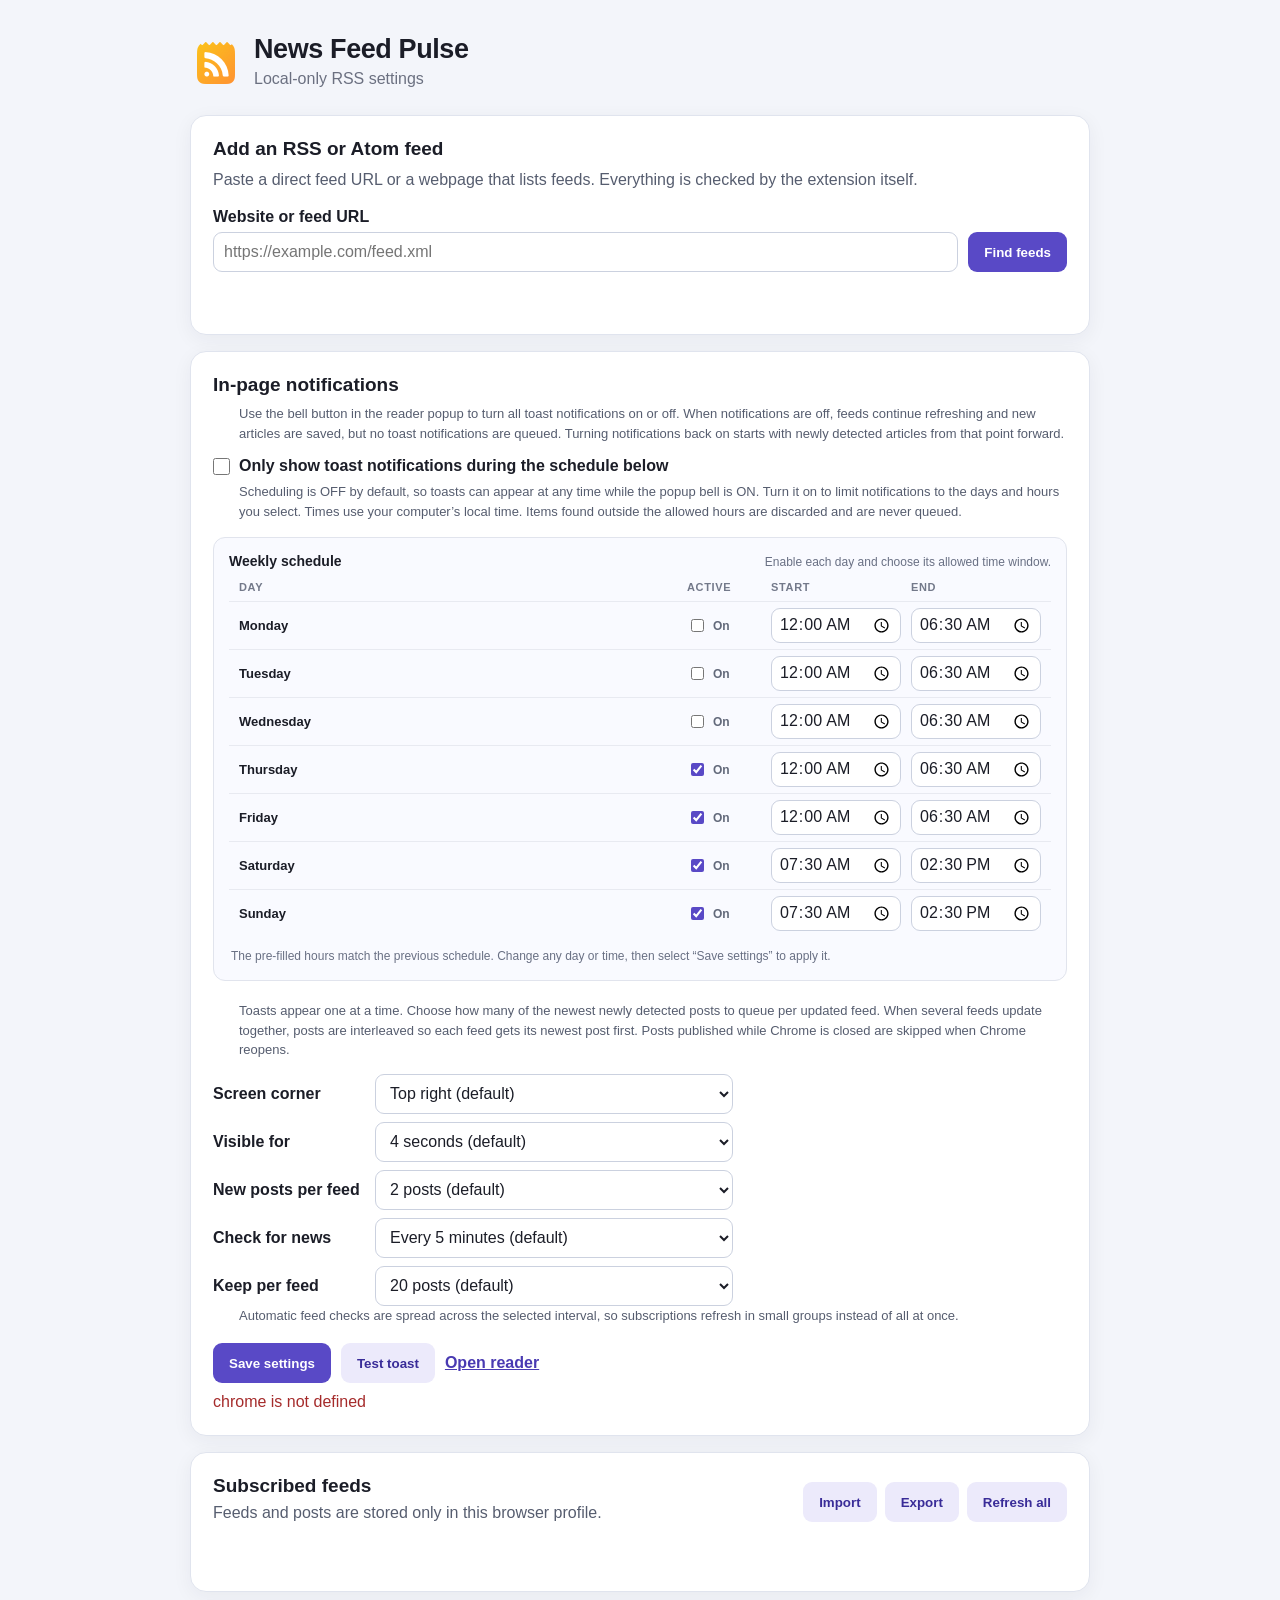
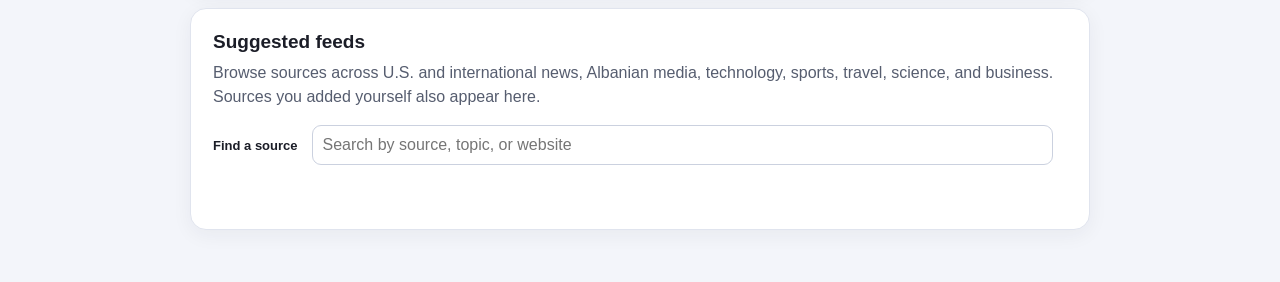
<file: local-settings.html>
<!doctype html>
<html lang="en">

<head>
  <meta charset="utf-8">
  <meta name="viewport" content="width=device-width, initial-scale=1">
  <title>News Feed Pulse — Local settings</title>
  <link rel="stylesheet" href="local-settings.css">
</head>

<body>
  <main>
    <header>
      <img src="extension-icons/icon48x48.png" alt="">
      <div>
        <h1>News Feed Pulse</h1>
        <p>Local-only RSS settings</p>
      </div>
    </header>

    <section>
      <h2>Add an RSS or Atom feed</h2>
      <p>Paste a direct feed URL or a webpage that lists feeds. Everything is checked by the extension itself.</p>
      <form id="add-feed-form">
        <label for="feed-url">Website or feed URL</label>
        <div class="row">
          <input id="feed-url" name="feedUrl" type="text" inputmode="url" required
            placeholder="https://example.com/feed.xml">
          <button id="find-feeds" type="submit">Find feeds</button>
        </div>
        <output id="feed-status" aria-live="polite"></output>
        <div id="feed-results" class="feed-results"></div>
      </form>
    </section>

    <section>
      <h2>In-page notifications</h2>
      <p class="hint">Use the bell button in the reader popup to turn all toast notifications on or off. When
        notifications are off, feeds continue refreshing and new articles are saved, but no toast notifications are
        queued. Turning notifications back on starts with newly detected articles from that point forward.</p>
      <label class="check schedule-toggle"><input id="toast-schedule-enabled" type="checkbox"> Only show toast
        notifications during the schedule below</label>
      <p class="hint schedule-hint">Scheduling is OFF by default, so toasts can appear at any time while the popup bell
        is ON. Turn it on to limit notifications to the days and hours you select. Times use your computer’s local time.
        Items found outside the allowed hours are discarded and are never queued.</p>
      <div class="schedule-editor" aria-label="Weekly toast notification schedule">
        <div class="schedule-editor-heading">
          <strong>Weekly schedule</strong>
          <span>Enable each day and choose its allowed time window.</span>
        </div>
        <div class="schedule-grid" role="group" aria-label="Days and allowed times">
          <div class="schedule-grid-header"><span>Day</span><span>Active</span><span>Start</span><span>End</span></div>
          <div class="schedule-row"><strong>Monday</strong><label class="day-active"><input id="schedule-day-1-enabled"
                type="checkbox"> <span>On</span></label><input id="schedule-day-1-start" type="time" value="00:00"
              aria-label="Monday start time"><input id="schedule-day-1-end" type="time" value="06:30"
              aria-label="Monday end time"></div>
          <div class="schedule-row"><strong>Tuesday</strong><label class="day-active"><input id="schedule-day-2-enabled"
                type="checkbox"> <span>On</span></label><input id="schedule-day-2-start" type="time" value="00:00"
              aria-label="Tuesday start time"><input id="schedule-day-2-end" type="time" value="06:30"
              aria-label="Tuesday end time"></div>
          <div class="schedule-row"><strong>Wednesday</strong><label class="day-active"><input
                id="schedule-day-3-enabled" type="checkbox"> <span>On</span></label><input id="schedule-day-3-start"
              type="time" value="00:00" aria-label="Wednesday start time"><input id="schedule-day-3-end" type="time"
              value="06:30" aria-label="Wednesday end time"></div>
          <div class="schedule-row"><strong>Thursday</strong><label class="day-active"><input
                id="schedule-day-4-enabled" type="checkbox" checked> <span>On</span></label><input
              id="schedule-day-4-start" type="time" value="00:00" aria-label="Thursday start time"><input
              id="schedule-day-4-end" type="time" value="06:30" aria-label="Thursday end time"></div>
          <div class="schedule-row"><strong>Friday</strong><label class="day-active"><input id="schedule-day-5-enabled"
                type="checkbox" checked> <span>On</span></label><input id="schedule-day-5-start" type="time"
              value="00:00" aria-label="Friday start time"><input id="schedule-day-5-end" type="time" value="06:30"
              aria-label="Friday end time"></div>
          <div class="schedule-row"><strong>Saturday</strong><label class="day-active"><input
                id="schedule-day-6-enabled" type="checkbox" checked> <span>On</span></label><input
              id="schedule-day-6-start" type="time" value="07:30" aria-label="Saturday start time"><input
              id="schedule-day-6-end" type="time" value="14:30" aria-label="Saturday end time"></div>
          <div class="schedule-row"><strong>Sunday</strong><label class="day-active"><input id="schedule-day-0-enabled"
                type="checkbox" checked> <span>On</span></label><input id="schedule-day-0-start" type="time"
              value="07:30" aria-label="Sunday start time"><input id="schedule-day-0-end" type="time" value="14:30"
              aria-label="Sunday end time"></div>
        </div>
        <p class="schedule-note">The pre-filled hours match the previous schedule. Change any day or time, then select
          “Save settings” to apply it.</p>
      </div>
      <p class="hint">Toasts appear one at a time. Choose how many of the newest newly detected posts to queue per
        updated feed. When several feeds update together, posts are interleaved so each feed gets its newest post first.
        Posts published while Chrome is closed are skipped when Chrome reopens.</p>
      <div class="fields">
        <label for="toast-position">Screen corner</label>
        <select id="toast-position">
          <option value="top-right">Top right (default)</option>
          <option value="top-left">Top left</option>
          <option value="bottom-right">Bottom right</option>
          <option value="bottom-left">Bottom left</option>
        </select>
        <label for="toast-duration">Visible for</label>
        <select id="toast-duration">
          <option value="4000" selected>4 seconds (default)</option>
          <option value="5000">5 seconds</option>
          <option value="8000">8 seconds</option>
          <option value="12000">12 seconds</option>
          <option value="20000">20 seconds</option>
          <option value="60000">1 minute</option>
          <option value="300000">5 minutes</option>
        </select>
        <label for="toast-posts-per-feed">New posts per feed</label>
        <select id="toast-posts-per-feed">
          <option value="2" selected>2 posts (default)</option>
          <option value="4">4 posts</option>
          <option value="6">6 posts</option>
          <option value="8">8 posts</option>
        </select>
        <label for="poll-interval">Check for news</label>
        <select id="poll-interval">
          <option value="3">Every 3 minutes</option>
          <option value="5" selected>Every 5 minutes (default)</option>
          <option value="15">Every 15 minutes</option>
          <option value="30">Every 30 minutes</option>
          <option value="60">Every hour</option>
        </select>
        <label for="max-posts">Keep per feed</label>
        <select id="max-posts">
          <option value="20" selected>20 posts (default)</option>
          <option value="50">50 posts</option>
          <option value="100">100 posts</option>
          <option value="150">150 posts</option>
          <option value="300">300 posts</option>
        </select>
      </div>
      <p class="hint">Automatic feed checks are spread across the selected interval, so subscriptions refresh in small
        groups instead of all at once.</p>
      <div class="actions">
        <button id="save-settings" type="button">Save settings</button>
        <button id="test-toast" class="secondary" type="button">Test toast</button>
        <a href="popup.html" target="_blank">Open reader</a>
      </div>
      <output id="settings-status" aria-live="polite"></output>
    </section>

    <section>
      <div class="section-heading">
        <div>
          <h2>Subscribed feeds</h2>
          <p>Feeds and posts are stored only in this browser profile.</p>
        </div>
        <div class="section-controls">
          <button id="import-feeds" class="secondary" type="button">Import</button>
          <button id="export-feeds" class="secondary" type="button">Export</button>
          <button id="refresh-feeds" class="secondary" type="button">Refresh all</button>
        </div>
      </div>
      <input id="import-feeds-file" type="file" accept="application/json,.json" hidden>
      <output id="feed-list-status" aria-live="polite"></output>
      <div id="saved-feeds" class="saved-feeds"></div>
    </section>

    <section>
      <h2>Suggested feeds</h2>
      <p>Browse sources across U.S. and international news, Albanian media, technology, sports, travel, science, and
        business. Sources you added yourself also appear here.</p>
      <div class="suggested-toolbar">
        <label for="suggested-search">Find a source</label>
        <input id="suggested-search" type="search" placeholder="Search by source, topic, or website">
        <span id="suggested-count" class="suggested-count" aria-live="polite"></span>
      </div>
      <div id="suggested-sources" class="source-groups"></div>
      <output id="suggested-sources-status" aria-live="polite"></output>
    </section>

  </main>
  <script src="news-sources.js"></script>
  <script src="local-settings.js"></script>
</body>

</html>
</file>
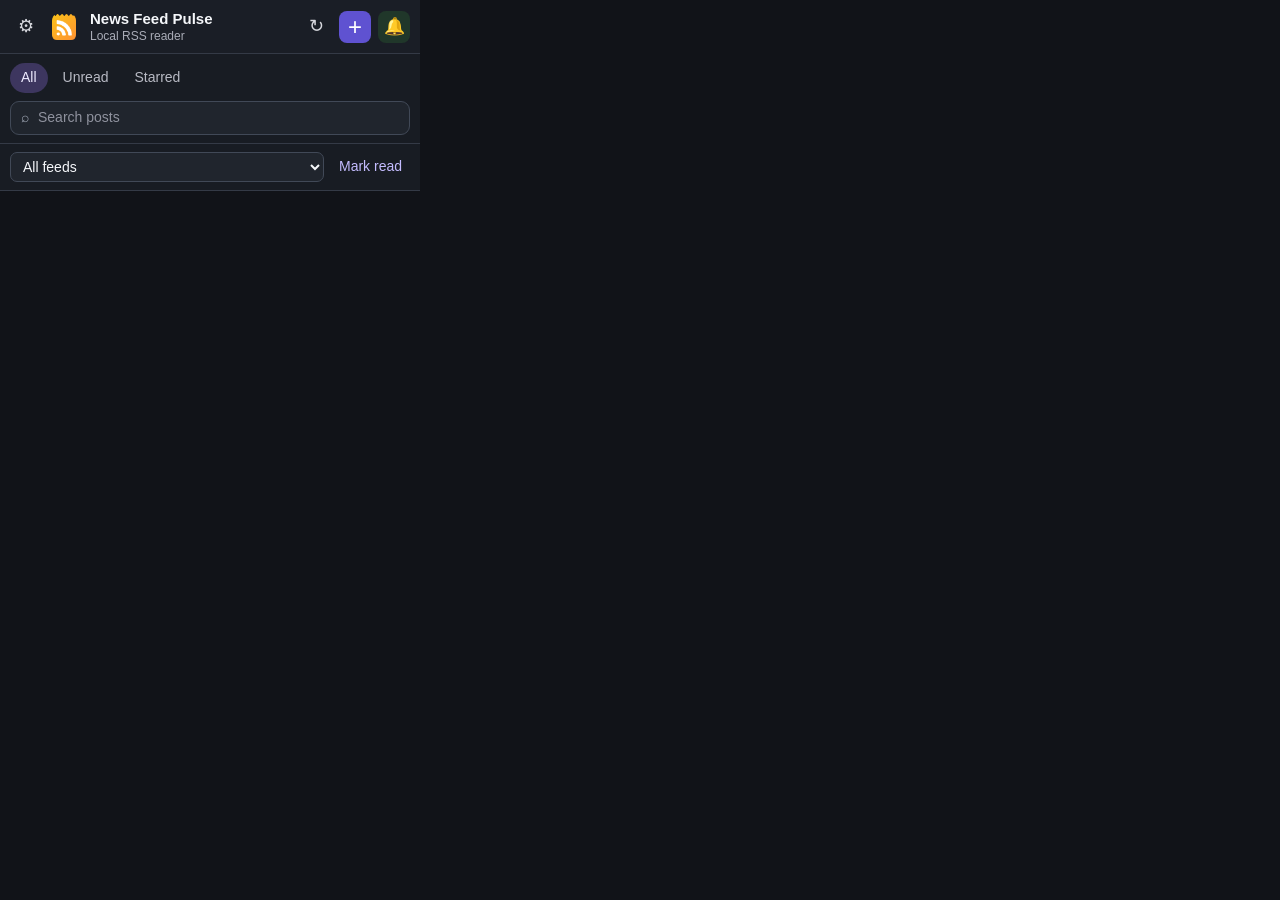
<file: popup.html>
<!doctype html>
<html lang="en">

<head>
  <meta charset="utf-8">
  <meta name="viewport" content="width=device-width, initial-scale=1">
  <title>News Feed Pulse</title>
  <link rel="stylesheet" href="popup.css">
</head>

<body>
  <div id="app">
    <header class="app-header">
      <button id="settings-button" class="icon-button" type="button" title="Settings"
        aria-label="Open settings">⚙</button>
      <img class="brand-icon" src="extension-icons/icon48x48.png" alt="">
      <div class="brand-copy">
        <h1>News Feed Pulse</h1>
        <p id="header-status">Local RSS reader</p>
      </div>
      <button id="refresh-button" class="icon-button" type="button" title="Refresh feeds"
        aria-label="Refresh feeds">↻</button>
      <button id="add-button" class="icon-button primary" type="button" title="Find and add a feed"
        aria-label="Toggle add feed panel" aria-controls="add-view" aria-expanded="false">+</button>
      <button id="toast-toggle-button" class="icon-button toast-toggle is-on" type="button"
        title="Toast notifications: ON" aria-label="Turn toast notifications off" aria-pressed="true">🔔</button>
    </header>

    <section id="add-view" class="add-view" aria-label="Add a feed" hidden>
      <div class="add-heading">
        <div>
          <h2>Add a feed</h2>
          <p>Paste a feed or website URL.</p>
        </div>
        <button id="add-back-button" class="icon-button" type="button" title="Collapse"
          aria-label="Collapse add feed panel">×</button>
      </div>
      <form id="discover-form">
        <label for="feed-url">Website or feed URL</label>
        <div class="url-row">
          <input id="feed-url" type="text" inputmode="url" autocomplete="url" spellcheck="false"
            placeholder="https://example.com/feed.xml" required>
          <button id="discover-button" type="submit">Find feeds</button>
        </div>
      </form>
      <div id="discovery-status" class="message" role="status"></div>
      <div id="discovery-actions" class="discovery-actions" hidden>
        <strong id="result-count"></strong>
        <button id="add-all-button" class="text-button" type="button">Add all</button>
      </div>
      <div id="candidate-list" class="candidate-list"></div>
    </section>

    <section id="reader-view">
      <div class="filter-bar">
        <div class="filter-tabs" role="group" aria-label="Post filter">
          <button class="filter active" data-filter="all" type="button">All</button>
          <button class="filter" data-filter="unread" type="button">Unread</button>
          <button class="filter" data-filter="starred" type="button">Starred</button>
        </div>
        <label class="search-box">
          <span aria-hidden="true">⌕</span>
          <input id="search-input" type="search" placeholder="Search posts" aria-label="Search posts">
        </label>
      </div>

      <div class="feed-bar">
        <select id="feed-filter" aria-label="Choose feed">
          <option value="">All feeds</option>
        </select>
        <button id="mark-all-button" class="text-button" type="button">Mark read</button>
        <button id="remove-feed-button" class="text-button danger" type="button" hidden>Remove</button>
      </div>

      <div id="reader-message" class="message" role="status" hidden></div>
      <main id="post-list" aria-live="polite"></main>
    </section>

  </div>
  <template id="post-template">
    <article class="post-card">
      <button class="post-open" type="button">
        <span class="post-title"></span>
        <span class="post-meta"></span>
        <span class="post-summary"></span>
      </button>
      <button class="star-button" type="button" aria-label="Star post" title="Star post">☆</button>
    </article>
  </template>
  <template id="candidate-template">
    <div class="candidate-card">
      <div><strong class="candidate-title"></strong><span class="candidate-url"></span><small
          class="candidate-meta"></small></div>
      <button class="candidate-add" type="button">Add</button>
    </div>
  </template>
  <script src="popup.js"></script>
</body>

</html>
</file>
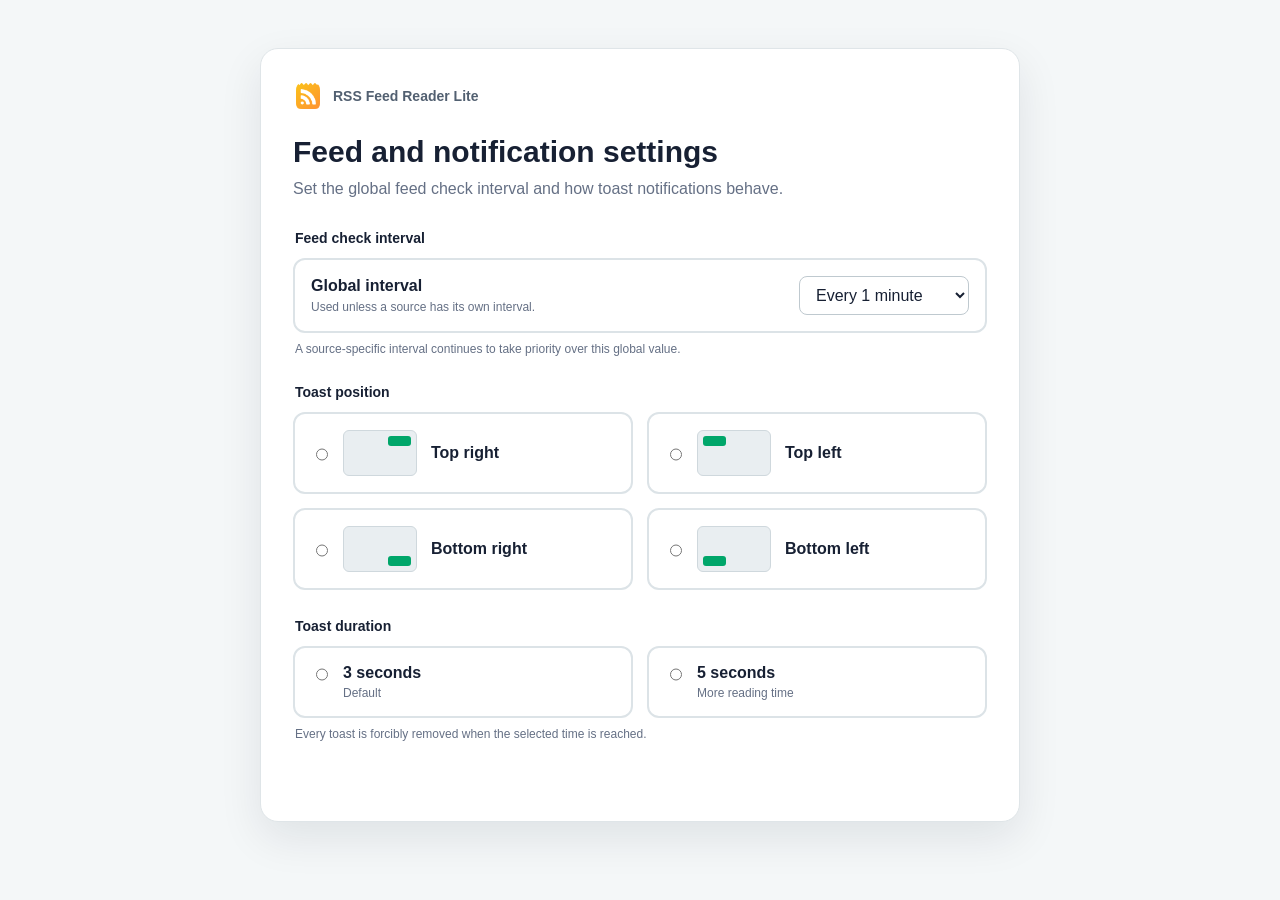
<file: toast-settings.html>
<!doctype html>
<html lang="en">
<head>
  <meta charset="utf-8">
  <meta name="viewport" content="width=device-width, initial-scale=1">
  <title>Feed and notification settings</title>
  <link rel="stylesheet" href="toast-settings.css">
</head>
<body>
  <main>
    <div class="brand"><img src="extension-icons/icon48x48.png" alt=""><span>RSS Feed Reader Lite</span></div>
    <h1>Feed and notification settings</h1>
    <p class="intro">Set the global feed check interval and how toast notifications behave.</p>
    <fieldset>
      <legend>Feed check interval</legend>
      <div class="setting-row">
        <div><strong>Global interval</strong><small>Used unless a source has its own interval.</small></div>
        <select id="feed-interval" aria-label="Global feed check interval">
          <option value="1">Every 1 minute</option>
          <option value="2">Every 2 minutes</option>
          <option value="5">Every 5 minutes</option>
          <option value="10">Every 10 minutes</option>
          <option value="15">Every 15 minutes</option>
          <option value="30">Every 30 minutes</option>
          <option value="60">Every 60 minutes</option>
        </select>
      </div>
      <p class="hint">A source-specific interval continues to take priority over this global value.</p>
    </fieldset>
    <fieldset>
      <legend>Toast position</legend>
      <div class="choices">
        <label><input type="radio" name="position" value="top-right"><span class="preview top-right"></span><strong>Top right</strong></label>
        <label><input type="radio" name="position" value="top-left"><span class="preview top-left"></span><strong>Top left</strong></label>
        <label><input type="radio" name="position" value="bottom-right"><span class="preview bottom-right"></span><strong>Bottom right</strong></label>
        <label><input type="radio" name="position" value="bottom-left"><span class="preview bottom-left"></span><strong>Bottom left</strong></label>
      </div>
    </fieldset>
    <fieldset>
      <legend>Toast duration</legend>
      <div class="duration-choices">
        <label><input type="radio" name="duration" value="3"><strong>3 seconds</strong><small>Default</small></label>
        <label><input type="radio" name="duration" value="5"><strong>5 seconds</strong><small>More reading time</small></label>
      </div>
      <p class="hint">Every toast is forcibly removed when the selected time is reached.</p>
    </fieldset>
    <p id="status" role="status" aria-live="polite"></p>
  </main>
  <script src="toast-settings.js"></script>
</body>
</html>
</file>
<file: local-settings.css>
:root {
  color-scheme: light dark;
  font-family: -apple-system, BlinkMacSystemFont, "Segoe UI", sans-serif;
  font-synthesis: none;
}
* { box-sizing: border-box; }
body {
  margin: 0;
  background: #f3f5fa;
  color: #1b1d27;
}
main {
  width: min(900px, calc(100% - 32px));
  margin: 34px auto 52px;
}
header {
  display: flex;
  align-items: center;
  gap: 14px;
  margin: 0 2px 24px;
}
header img { width: 48px; height: 48px; }
h1, h2, h3, p { margin-top: 0; }
h1 { margin-bottom: 2px; font-size: 27px; letter-spacing: -.4px; }
header p { margin-bottom: 0; color: #6b7080; }
section.settings-card,
main > section {
  margin: 16px 0;
  padding: 22px;
  border: 1px solid #e0e4ee;
  border-radius: 16px;
  background: #fff;
  box-shadow: 0 5px 20px rgba(32, 36, 52, .055);
}
h2 { margin-bottom: 8px; font-size: 19px; }
p { color: #565d6f; line-height: 1.5; }
label { display: block; margin: 12px 0 6px; font-weight: 600; }
.row { display: flex; gap: 10px; }
input[type="text"],
input[type="search"],
input[type="time"],
select {
  min-height: 40px;
  border: 1px solid #cbd1df;
  border-radius: 9px;
  background: #fff;
  color: #1b1d27;
  padding: 8px 10px;
  font: inherit;
}
input[type="text"] { flex: 1; min-width: 0; }
input[type="search"] { width: min(100%, 440px); }
input[type="checkbox"] { accent-color: #5949c6; }
button {
  min-height: 40px;
  border: 0;
  border-radius: 9px;
  padding: 8px 16px;
  background: #5949c6;
  color: #fff;
  font-weight: 650;
  cursor: pointer;
}
button:hover { background: #4637ae; }
button.secondary { background: #eceafb; color: #392c98; }
button:disabled { cursor: default; opacity: .58; }
.check {
  display: flex;
  align-items: center;
  gap: 9px;
  margin: 14px 0 7px;
  font-weight: 650;
}
.check input { width: 17px; height: 17px; margin: 0; }
.hint { margin: 0 0 14px 26px; font-size: 13px; }
.schedule-editor {
  margin: 16px 0 20px;
  padding: 15px;
  border: 1px solid #e1e4ed;
  border-radius: 12px;
  background: #f9faff;
}
.schedule-editor-heading {
  display: flex;
  align-items: baseline;
  justify-content: space-between;
  flex-wrap: wrap;
  gap: 6px 14px;
  margin-bottom: 12px;
}
.schedule-editor-heading strong { font-size: 14px; }
.schedule-editor-heading span,
.schedule-note { color: #697084; font-size: 12px; }
.schedule-grid { display: grid; gap: 0; }
.schedule-grid-header,
.schedule-row {
  display: grid;
  grid-template-columns: minmax(100px, 1fr) 74px minmax(105px, 130px) minmax(105px, 130px);
  align-items: center;
  gap: 10px;
}
.schedule-grid-header {
  padding: 0 10px 8px;
  color: #73798a;
  font-size: 11px;
  font-weight: 750;
  letter-spacing: .06em;
  text-transform: uppercase;
}
.schedule-row {
  min-height: 48px;
  padding: 5px 10px;
  border-top: 1px solid #e8eaf1;
}
.schedule-row strong { font-size: 13px; }
.schedule-row input[type="time"] { width: 100%; min-height: 35px; padding: 5px 7px; }
.day-active { display: flex; align-items: center; gap: 6px; margin: 0; color: #62697a; font-size: 12px; font-weight: 600; }
.schedule-note { margin: 10px 2px 0; }
.fields {
  display: grid;
  grid-template-columns: 150px minmax(180px, 1fr);
  align-items: center;
  gap: 8px 12px;
  max-width: 520px;
}
.fields label { margin: 0; }
.actions { display: flex; align-items: center; gap: 10px; margin-top: 18px; flex-wrap: wrap; }
.actions a { color: #493ab2; font-weight: 650; }
output { display: block; min-height: 20px; margin-top: 10px; color: #2f6c3a; }
output.error { color: #a52b2b; }
.section-heading { display: flex; align-items: center; justify-content: space-between; gap: 16px; }
.section-heading h2, .section-heading p { margin-bottom: 4px; }
.section-controls, .feed-actions { display: flex; align-items: center; gap: 8px; flex-wrap: wrap; }
.feed-results, .saved-feeds { margin-top: 10px; }
.feed-result, .saved-feed {
  display: grid;
  grid-template-columns: minmax(0, 1fr) auto;
  align-items: center;
  gap: 12px;
  padding: 11px 0;
  border-top: 1px solid #e6e8ef;
}
.feed-result strong, .feed-result span, .saved-feed strong, .saved-feed span, .saved-feed small { display: block; }
.feed-result span, .saved-feed span {
  overflow: hidden;
  color: #656b7c;
  font-size: 12px;
  text-overflow: ellipsis;
  white-space: nowrap;
}
.suggested-toolbar {
  display: flex;
  align-items: center;
  gap: 10px 14px;
  flex-wrap: wrap;
  margin: 16px 0 6px;
}
.suggested-toolbar label { margin: 0; font-size: 13px; }
.suggested-toolbar input { flex: 1 1 280px; }
.suggested-count { color: #747a8b; font-size: 12px; white-space: nowrap; }
.source-groups {
  display: grid;
  grid-template-columns: repeat(2, minmax(0, 1fr));
  align-items: start;
  gap: 14px;
  margin-top: 12px;
}
.source-group {
  min-width: 0;
  margin: 0;
  padding: 0;
  overflow: hidden;
  border: 1px solid #e1e5ef;
  border-radius: 13px;
  background: #fff;
}
.source-group-heading {
  display: flex;
  align-items: center;
  justify-content: space-between;
  min-height: 54px;
  padding: 10px 14px;
  border-bottom: 1px solid #e8eaf1;
  background: #f8f9fd;
}
.source-group h3 { margin: 0; font-size: 14px; }
.source-category-count { display: block; margin-top: 3px; color: #798093; font-size: 11px; }
.source-list { margin: 0; padding: 0 14px; list-style: none; }
.source-item {
  display: grid;
  grid-template-columns: minmax(0, 1fr) auto;
  align-items: center;
  gap: 10px;
  padding: 11px 0;
  border-top: 1px solid #eceef4;
}
.source-item:first-child { border-top: 0; }
.source-details { min-width: 0; }
.source-item strong, .source-item small, .source-domain { display: block; }
.source-item strong { overflow: hidden; font-size: 13px; text-overflow: ellipsis; white-space: nowrap; }
.source-item small { margin-top: 2px; color: #656b7c; font-size: 11px; line-height: 1.35; }
.source-domain { margin-top: 4px; color: #8a90a0; font-size: 10px; }
.source-follow { min-width: 82px; min-height: 32px; padding: 5px 10px; font-size: 12px; }
.source-follow.is-following { border: 1px solid #dce5df; background: #f1f7f2; color: #47704d; }
.no-suggested-results { grid-column: 1 / -1; margin: 8px 0; padding: 20px; border: 1px dashed #d8dce7; border-radius: 12px; text-align: center; }
.feed-toast-control { display: inline-flex; align-items: center; gap: 6px; margin: 0; font-size: 13px; font-weight: 600; white-space: nowrap; }
.feed-toast-control input { accent-color: #5949c6; }
.error-text { margin-top: 3px; color: #a52b2b; }
button.danger { color: #a52b2b; }
@media (max-width: 680px) {
  main { width: min(100% - 22px, 560px); margin-top: 20px; }
  main > section { padding: 16px; }
  .source-groups { grid-template-columns: 1fr; }
  .schedule-grid-header, .schedule-row { grid-template-columns: minmax(80px, 1fr) 58px minmax(92px, 1fr) minmax(92px, 1fr); gap: 6px; }
  .schedule-grid-header { padding-inline: 4px; font-size: 9px; }
  .schedule-row { padding-inline: 4px; }
}
@media (max-width: 430px) {
  .row, .section-heading { align-items: stretch; flex-direction: column; }
  .fields { grid-template-columns: 1fr; }
  .saved-feed { grid-template-columns: 1fr; }
  .schedule-grid-header, .schedule-row { grid-template-columns: minmax(68px, 1fr) 45px minmax(82px, 1fr) minmax(82px, 1fr); }
  .schedule-row strong { font-size: 11px; }
  .day-active { gap: 3px; font-size: 10px; }
  .schedule-row input[type="time"] { font-size: 11px; }
}
@media (prefers-color-scheme: dark) {
  body { background: #15161c; color: #f2f3f7; }
  main > section { background: #202229; border-color: #343741; }
  header p, p { color: #b1b5c1; }
  input[type="text"], input[type="search"], input[type="time"], select { background: #17181e; color: #f2f3f7; border-color: #494d59; }
  button.secondary { background: #373248; color: #ded9ff; }
  .actions a { color: #b9afff; }
  .feed-result, .saved-feed { border-color: #343741; }
  .feed-result span, .saved-feed span, .source-item small { color: #b1b5c1; }
  .schedule-editor { background: #191b23; border-color: #393d49; }
  .schedule-editor-heading span, .schedule-note, .schedule-grid-header, .suggested-count { color: #a7adbd; }
  .schedule-row, .source-item { border-color: #363a46; }
  .source-group { background: #202229; border-color: #3a3e49; }
  .source-group-heading { background: #252832; border-color: #3a3e49; }
  .source-category-count, .source-domain { color: #a7adbd; }
  .source-follow.is-following { border-color: #405747; background: #26352b; color: #b5d5bc; }
}
</file>
<file: popup.css>
:root {
  color-scheme: dark;
  font:
    14px/1.4 -apple-system,
    BlinkMacSystemFont,
    "Segoe UI",
    sans-serif;
  background: #111318;
  color: #f5f7fa;
}

* {
  box-sizing: border-box;
}

html,
body {
  margin: 0;
  width: 420px;
  height: 600px;
  overflow: hidden;
}

button,
input,
select {
  font: inherit;
}

button {
  color: inherit;
}

#app {
  display: flex;
  flex-direction: column;
  height: 100%;
  background: #111318;
}

.app-header {
  display: grid;
  grid-template-columns: 32px 34px minmax(0, 1fr) 32px 32px 32px;
  align-items: center;
  gap: 7px;
  min-height: 54px;
  padding: 8px 10px;
  background: #1a1e26;
  border-bottom: 1px solid #343a46;
}

.brand-icon {
  width: 30px;
  height: 30px;
  border-radius: 7px;
}

.brand-copy {
  min-width: 0;
}

.brand-copy h1 {
  margin: 0;
  overflow: hidden;
  font-size: 15px;
  line-height: 19px;
  text-overflow: ellipsis;
  white-space: nowrap;
}

.brand-copy p {
  margin: 0;
  overflow: hidden;
  color: #a9acb7;
  font-size: 12px;
  text-overflow: ellipsis;
  white-space: nowrap;
}

.icon-button {
  display: grid;
  place-items: center;
  width: 32px;
  height: 32px;
  padding: 0;
  border: 0;
  border-radius: 8px;
  background: transparent;
  color: #d7d8de;
  cursor: pointer;
  font-size: 18px;
}

.icon-button:hover {
  background: #2c323e;
}

.icon-button:focus-visible {
  background: #2c323e;
  outline: 2px solid #9a8cff;
  outline-offset: 2px;
}

.icon-button.primary {
  background: #5f52d1;
  color: white;
  font-size: 24px;
  line-height: 1;
}

.icon-button.primary:hover {
  background: #7165df;
}

.icon-button.primary.active {
  background: #3f386f;
}

.icon-button.toast-toggle {
  background: #20372a;
  color: #aee5bf;
  font-size: 17px;
}

.icon-button.toast-toggle:hover {
  background: #2b4937;
}

.icon-button.toast-toggle.is-off {
  background: #45292d;
  color: #ffb9b7;
}

.icon-button.toast-toggle.is-off:hover {
  background: #5a3439;
}

.icon-button.toast-toggle:focus-visible {
  outline: 2px solid #9a8cff;
  outline-offset: 2px;
}

.icon-button[disabled] {
  opacity: 0.5;
  cursor: wait;
}

#reader-view {
  min-height: 0;
  flex: 1;
  display: flex;
  flex-direction: column;
}

.filter-bar {
  padding: 9px 10px 8px;
  background: #181c23;
  border-bottom: 1px solid #343a46;
}

.filter-tabs {
  display: flex;
  gap: 4px;
  margin-bottom: 8px;
}

.filter {
  padding: 5px 11px;
  border: 0;
  border-radius: 999px;
  background: transparent;
  color: #b8bac4;
  cursor: pointer;
}

.filter:hover {
  background: #2c323e;
}

.filter:focus-visible {
  outline: 2px solid #9a8cff;
  outline-offset: 1px;
}

.filter.active {
  background: #3d365f;
  color: #eeeaff;
}

.search-box {
  display: flex;
  align-items: center;
  gap: 7px;
  height: 34px;
  padding: 0 10px;
  border: 1px solid #414957;
  border-radius: 9px;
  background: #20252d;
  color: #a7afbd;
}

.search-box:focus-within {
  border-color: #7165df;
  box-shadow: 0 0 0 2px rgba(113, 101, 223, 0.16);
}

.search-box input {
  min-width: 0;
  flex: 1;
  border: 0;
  outline: 0;
  background: transparent;
  color: #f3f3f6;
}

.search-box input::placeholder {
  color: #8f929e;
}

.feed-bar {
  display: flex;
  align-items: center;
  gap: 7px;
  padding: 8px 10px;
  background: #181c23;
  border-bottom: 1px solid #343a46;
}

.feed-bar select {
  min-width: 0;
  flex: 1;
  height: 30px;
  padding: 0 27px 0 8px;
  border: 1px solid #414957;
  border-radius: 7px;
  background: #20252d;
  color: #f5f7fa;
}

.text-button {
  padding: 5px 8px;
  border: 0;
  border-radius: 6px;
  background: transparent;
  color: #c4bcff;
  cursor: pointer;
  white-space: nowrap;
}

.text-button:hover {
  background: #2c323e;
}

.text-button:focus-visible {
  outline: 2px solid #9a8cff;
  outline-offset: 1px;
}

.text-button.danger {
  color: #ffaaa7;
}

#post-list {
  min-height: 0;
  flex: 1;
  overflow-y: auto;
  scrollbar-color: #484b56 transparent;
}

.post-card {
  position: relative;
  border-bottom: 1px solid #343a46;
}

.post-card:nth-child(odd) {
  background: #15181e;
}

.post-card:nth-child(even) {
  background: #222731;
}

.post-card.unread {
  background: #29263c;
  box-shadow: inset 4px 0 #8b7cff;
}

.post-card.unread:nth-child(even) {
  background: #302d47;
}

.post-card:hover,
.post-card:focus-within {
  background: #2c323e;
}

.post-open {
  display: block;
  width: 100%;
  padding: 11px 42px 11px 13px;
  border: 0;
  background: transparent;
  text-align: left;
  cursor: pointer;
}

.post-open:focus-visible {
  outline: 2px solid #9a8cff;
  outline-offset: -3px;
}

.post-title {
  display: block;
  margin-bottom: 3px;
  color: #f5f7fa;
  font-size: 14px;
  font-weight: 650;
  line-height: 1.4;
}

.post-card:not(.unread) .post-title {
  color: #d3d8e1;
  font-weight: 500;
}

.post-meta {
  display: block;
  margin-bottom: 4px;
  color: #b5acff;
  font-size: 12px;
}

.post-summary {
  display: -webkit-box;
  overflow: hidden;
  color: #bcc3ce;
  font-size: 13px;
  -webkit-box-orient: vertical;
  -webkit-line-clamp: 2;
}

.post-summary:empty {
  display: none;
}

.star-button {
  position: absolute;
  top: 10px;
  right: 10px;
  width: 27px;
  height: 27px;
  padding: 0;
  border: 0;
  border-radius: 6px;
  background: transparent;
  color: #9aa3b2;
  cursor: pointer;
  font-size: 19px;
}

.star-button:hover {
  background: #39404c;
  color: #ffd166;
}

.star-button:focus-visible {
  outline: 2px solid #9a8cff;
  outline-offset: 1px;
}

.star-button.starred {
  color: #ffd166;
}

.message {
  margin: 10px;
  padding: 9px 10px;
  border-radius: 8px;
  background: #252730;
  color: #bfc1ca;
}

.message.error {
  background: #402527;
  color: #ffbbb8;
}

.message.success {
  background: #20372a;
  color: #aee5bf;
}

.message:empty {
  display: none;
}

.empty-state {
  display: grid;
  min-height: 310px;
  place-content: center;
  padding: 28px;
  color: #999ca8;
  text-align: center;
}

.empty-state strong {
  margin-bottom: 5px;
  color: #e5e5e9;
  font-size: 16px;
}

.add-view {
  flex: 0 0 auto;
  max-height: 230px;
  overflow-y: auto;
  padding-bottom: 8px;
  background: #181c23;
  border-bottom: 1px solid #343a46;
  scrollbar-color: #484b56 transparent;
}

.add-view[hidden] {
  display: none;
}

.add-heading {
  display: flex;
  align-items: center;
  justify-content: space-between;
  gap: 9px;
  padding: 7px 10px 5px;
}

.add-heading h2 {
  margin: 0 0 1px;
  font-size: 16px;
}

.add-heading p {
  margin: 0;
  color: #9fa2ad;
}

#discover-form {
  padding: 0 10px;
}

#discover-form label {
  display: block;
  margin-bottom: 4px;
  color: #c6c7cd;
  font-weight: 600;
}

.url-row {
  display: flex;
  gap: 7px;
}

.url-row input {
  min-width: 0;
  flex: 1;
  height: 36px;
  padding: 0 10px;
  border: 1px solid #414957;
  border-radius: 8px;
  outline: 0;
  background: #20252d;
  color: #f5f7fa;
}

.url-row input:focus {
  border-color: #7165df;
  box-shadow: 0 0 0 2px rgba(113, 101, 223, 0.16);
}

.url-row button,
.candidate-add {
  border: 0;
  border-radius: 8px;
  background: #5f52d1;
  color: #fff;
  cursor: pointer;
  font-weight: 650;
}

.url-row button {
  padding: 0 13px;
}

.url-row button:hover,
.candidate-add:hover {
  background: #7165df;
}

.url-row button:disabled,
.candidate-add:disabled {
  opacity: 0.55;
  cursor: wait;
}

.add-view .message {
  margin: 6px 10px;
  padding: 7px 9px;
}

.discovery-actions {
  display: flex;
  align-items: center;
  justify-content: space-between;
  padding: 0 10px 4px;
}

.candidate-list {
  padding: 0 10px;
}

.candidate-card {
  display: grid;
  grid-template-columns: minmax(0, 1fr) auto;
  align-items: center;
  gap: 10px;
  padding: 10px;
  border-top: 1px solid rgba(255, 255, 255, 0.07);
}

.candidate-card>div {
  min-width: 0;
}

.candidate-title,
.candidate-url,
.candidate-meta {
  display: block;
}

.candidate-title {
  margin-bottom: 2px;
  overflow: hidden;
  color: #ededf1;
  text-overflow: ellipsis;
  white-space: nowrap;
}

.candidate-url {
  overflow: hidden;
  color: #9da0ab;
  font-size: 12px;
  text-overflow: ellipsis;
  white-space: nowrap;
}

.candidate-meta {
  margin-top: 2px;
  color: #858895;
}

.candidate-add {
  min-width: 54px;
  padding: 7px 10px;
}

.candidate-add.added {
  background: #2d593b;
  color: #c4f1d0;
}

@media (prefers-reduced-motion: reduce) {
  * {
    scroll-behavior: auto !important;
  }
}
</file>
<file: toast-settings.css>
:root { color-scheme: light dark; font-family: -apple-system, BlinkMacSystemFont, "Segoe UI", Roboto, Arial, sans-serif; }
body { margin: 0; color: #172033; background: #f4f7f8; }
main { box-sizing: border-box; width: min(760px, calc(100% - 32px)); margin: 48px auto; padding: 32px; background: #fff; border: 1px solid #dfe5e8; border-radius: 18px; box-shadow: 0 16px 44px rgba(15, 23, 42, .09); }
.brand { display: flex; gap: 10px; align-items: center; color: #526071; font-size: 14px; font-weight: 600; }
.brand img { width: 30px; height: 30px; }
h1 { margin: 24px 0 8px; font-size: 30px; }
.intro { margin: 0 0 28px; color: #657085; line-height: 1.55; }
fieldset { margin: 0 0 28px; padding: 0; border: 0; }
legend { margin-bottom: 12px; font-size: 14px; font-weight: 700; }
.choices { display: grid; grid-template-columns: repeat(2, minmax(0, 1fr)); gap: 14px; }
.choices label { display: grid; grid-template-columns: 20px 76px 1fr; gap: 12px; align-items: center; padding: 16px; border: 2px solid #dce3e7; border-radius: 12px; cursor: pointer; }
label:has(input:checked) { border-color: #00a66a; background: #effbf6; }
input { accent-color: #00a66a; }
.setting-row { display: flex; gap: 20px; align-items: center; justify-content: space-between; padding: 16px; border: 2px solid #dce3e7; border-radius: 12px; }
.setting-row div { display: grid; gap: 5px; }
small, .hint { color: #657085; font-size: 12px; font-weight: 400; }
.hint { margin: 9px 2px 0; }
select { min-width: 170px; padding: 9px 12px; color: inherit; background: inherit; border: 1px solid #bfc9cf; border-radius: 8px; font: inherit; }
.duration-choices { display: grid; grid-template-columns: repeat(2, minmax(0, 1fr)); gap: 14px; }
.duration-choices label { display: grid; grid-template-columns: 20px 1fr; gap: 4px 12px; align-items: center; padding: 16px; border: 2px solid #dce3e7; border-radius: 12px; cursor: pointer; }
.duration-choices small { grid-column: 2; }
.preview { position: relative; display: block; width: 72px; height: 44px; background: #e9eef1; border: 1px solid #cfd8dd; border-radius: 6px; }
.preview::after { position: absolute; width: 23px; height: 10px; content: ""; background: #00a66a; border-radius: 3px; }
.preview.top-right::after { top: 5px; right: 5px; }
.preview.top-left::after { top: 5px; left: 5px; }
.preview.bottom-right::after { right: 5px; bottom: 5px; }
.preview.bottom-left::after { bottom: 5px; left: 5px; }
#status { min-height: 20px; margin: 18px 0 0; color: #008554; font-size: 14px; font-weight: 600; }
@media (max-width: 620px) { main { margin: 16px auto; padding: 22px; } .choices, .duration-choices { grid-template-columns: 1fr; } .setting-row { align-items: stretch; flex-direction: column; } }
@media (prefers-color-scheme: dark) { body { color: #f5f7fa; background: #111722; } main { background: #1b2230; border-color: #333e50; } .intro, .brand, small, .hint { color: #b3bdcc; } label, .setting-row { border-color: #3b4658; } label:has(input:checked) { background: #17362d; } .preview { background: #2b3443; border-color: #4a5669; } #status { color: #43d9a1; } }
</file>
